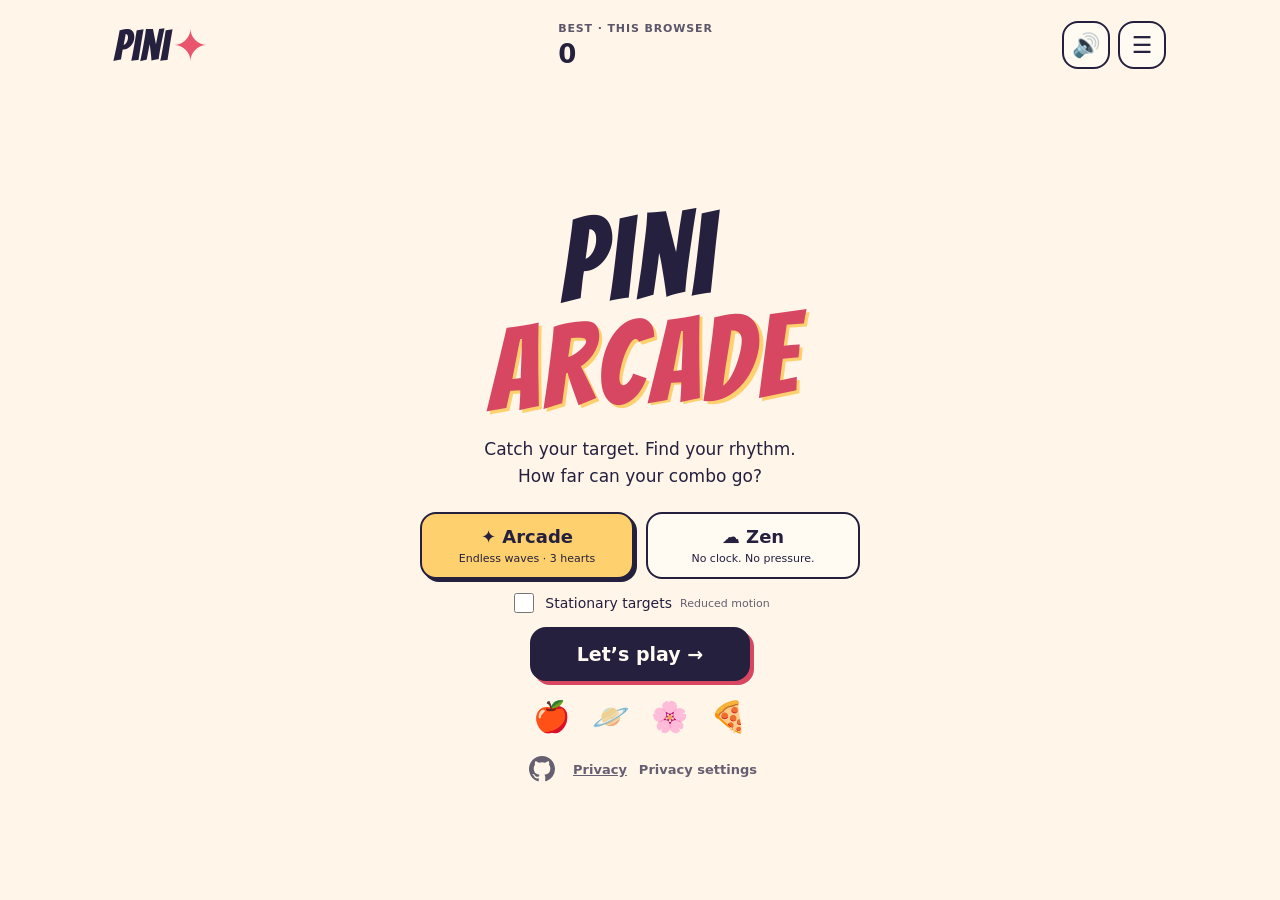
<file: index.html>
<!doctype html>
<html lang="en">
  <head>
    <meta charset="UTF-8" />
    <meta name="viewport" content="width=device-width, initial-scale=1.0" />
    <title>Pini Arcade · Free endless emoji arcade game</title>
    <meta name="description" content="Pini Arcade is a free endless emoji arcade game in your browser. Catch the right emoji, dodge decoys, build combos, trigger Fever and climb the global leaderboard." />
    <link rel="canonical" href="https://semina.be/" />
    <meta name="robots" content="index, follow" />
    <meta name="theme-color" content="#fff5e9" />
    <meta name="color-scheme" content="light" />
    <meta name="application-name" content="Pini Arcade" />
    <meta name="apple-mobile-web-app-title" content="Pini" />
    <link rel="icon" href="favicon.ico" sizes="48x48" />
    <link rel="icon" href="favicon.svg" type="image/svg+xml" />
    <link rel="icon" href="favicon-32x32.png" type="image/png" sizes="32x32" />
    <link rel="apple-touch-icon" href="apple-touch-icon.png" />
    <link rel="manifest" href="site.webmanifest" />
    <link rel="preload" href="fonts/bangers-latin.woff2" as="font" type="font/woff2" crossorigin />
    <meta property="og:type" content="website" />
    <meta property="og:site_name" content="Pini Arcade" />
    <meta property="og:locale" content="en_US" />
    <meta property="og:url" content="https://semina.be/" />
    <meta property="og:title" content="Pini Arcade · Catch, combo, go Fever!" />
    <meta property="og:description" content="Catch the right emoji, build your combo and chase the global leaderboard in an endless browser arcade game." />
    <meta property="og:image" content="https://semina.be/og-image.png" />
    <meta property="og:image:secure_url" content="https://semina.be/og-image.png" />
    <meta property="og:image:type" content="image/png" />
    <meta property="og:image:width" content="1200" />
    <meta property="og:image:height" content="630" />
    <meta property="og:image:alt" content="Pini Arcade title card: Catch your target. Find your rhythm. How far can your combo go?" />
    <meta name="twitter:card" content="summary_large_image" />
    <meta name="twitter:title" content="Pini Arcade · Catch, combo, go Fever!" />
    <meta name="twitter:description" content="Catch the right emoji, build your combo and chase the global leaderboard in an endless browser arcade game." />
    <meta name="twitter:image" content="https://semina.be/og-image.png" />
    <meta name="twitter:image:alt" content="Pini Arcade title card: Catch your target. Find your rhythm. How far can your combo go?" />
    <script type="application/ld+json">
      {
        "@context": "https://schema.org",
        "@type": "VideoGame",
        "name": "Pini Arcade",
        "url": "https://semina.be/",
        "image": "https://semina.be/og-image.png",
        "description": "Pini Arcade is a free endless emoji arcade game in your browser. Catch the right emoji, dodge decoys, build combos, trigger Fever and climb the global leaderboard.",
        "genre": "Arcade",
        "gamePlatform": "Web browser",
        "applicationCategory": "Game",
        "operatingSystem": "Any",
        "inLanguage": "en",
        "isAccessibleForFree": true,
        "offers": { "@type": "Offer", "price": "0", "priceCurrency": "EUR" },
        "codeRepository": "https://github.com/atlesque/semina-be"
      }
    </script>
    <link rel="stylesheet" href="styles/game.css" />
    <script src="https://tools.atlesque.dev/consent.js" defer></script>
  </head>
  <body class="home-screen">
    <canvas id="audio-glow" aria-hidden="true"></canvas>
    <header class="hud">
      <a class="brand" href="#" id="brand" aria-label="Pini title">Pini<span>✦</span></a>
      <div class="stat run-stat"><small>Score</small><strong id="score">0</strong></div>
      <div class="stat"><small>Best · this browser</small><strong id="best">0</strong></div>
      <div class="stat run-stat timer-stat"><small id="time-label">Time</small><strong id="timer">0:00</strong></div>
      <div class="stat hearts run-stat"><small>Lives</small><strong id="hearts" aria-label="3 hearts">♥ ♥ ♥</strong></div>
      <div class="hud-buttons">
        <button id="sound-toggle" class="icon-button" aria-label="Mute sound" aria-pressed="false">🔊</button>
        <button id="menu-button" class="icon-button" aria-label="Pause and open menu" aria-controls="game-menu" aria-expanded="false">☰</button>
      </div>
    </header>

    <main>
      <section id="title-screen" class="screen title-screen" aria-labelledby="title">
        <h1 id="title">Pini<span>Arcade</span></h1>
        <p class="intro">Catch your target. Find your rhythm.<br>How far can your combo go?</p>
        <div class="mode-picker" role="group" aria-label="Game mode">
          <button id="arcade-mode" aria-pressed="true">✦ Arcade <small>Endless waves · 3 hearts</small></button>
          <button id="zen-mode" aria-pressed="false">☁ Zen <small>No clock. No pressure.</small></button>
        </div>
        <label class="toggle"><input id="stationary" type="checkbox"> Stationary targets <span>Reduced motion</span></label>
        <button id="play" class="primary">Let’s play →</button>
        <div class="title-emojis" aria-hidden="true"><span>🍎</span><span>🪐</span><span>🌸</span><span>🍕</span></div>
        <div class="title-links">
          <a class="repo-link" href="https://github.com/atlesque/semina-be" target="_blank" rel="noopener noreferrer" aria-label="View source on GitHub (opens in a new tab)" title="View source on GitHub">
            <svg viewBox="0 0 16 16" width="26" height="26" aria-hidden="true" focusable="false"><path fill="currentColor" d="M8 0C3.58 0 0 3.58 0 8c0 3.54 2.29 6.53 5.47 7.59.4.07.55-.17.55-.38 0-.19-.01-.82-.01-1.49-2.01.37-2.53-.49-2.69-.94-.09-.23-.48-.94-.82-1.13-.28-.15-.68-.52-.01-.53.63-.01 1.08.58 1.23.82.72 1.21 1.87.87 2.33.66.07-.52.28-.87.51-1.07-1.78-.2-3.64-.89-3.64-3.95 0-.87.31-1.59.82-2.15-.08-.2-.36-1.02.08-2.12 0 0 .67-.21 2.2.82a7.6 7.6 0 0 1 4 0c1.53-1.04 2.2-.82 2.2-.82.44 1.1.16 1.92.08 2.12.51.56.82 1.27.82 2.15 0 3.07-1.87 3.75-3.65 3.95.29.25.54.73.54 1.48 0 1.07-.01 1.93-.01 2.2 0 .21.15.46.55.38A8.01 8.01 0 0 0 16 8c0-4.42-3.58-8-8-8z"/></svg>
          </a>
          <a class="privacy-link" href="privacy.html">Privacy</a>
          <button type="button" class="privacy-link" data-privacy-settings>Privacy settings</button>
        </div>
      </section>

      <section id="game-screen" hidden aria-label="Game">
        <div class="target-panel">
          <div class="wave-line"><span id="wave-label">Wave 1</span><span id="wave-goal">Goal: 0 / 8 · +500</span></div>
          <div class="target-word"><span id="target-emoji" aria-hidden="true">🍎</span><h2 id="wordmark">Applini</h2></div>
          <p id="instruction">Catch 🍎. Avoid the others.</p>
          <div class="combo-row"><strong id="combo">0 combo · ×1</strong><span id="fever-label">Fever 0 / 20</span></div>
          <progress id="fever-meter" max="20" value="0" aria-label="Fever charge"></progress>
        </div>
        <div id="playfield" aria-label="Emoji playfield"><div class="field-streaks" aria-hidden="true"></div><div class="field-aura" aria-hidden="true"></div></div>
        <div class="catch-controls" role="group" aria-label="Stationary catch controls; keyboard keys 1 to 4">
          <button data-lane="0" aria-label="Catch lane 1"><span class="lane-emoji">—</span><small>1</small></button>
          <button data-lane="1" aria-label="Catch lane 2"><span class="lane-emoji">—</span><small>2</small></button>
          <button data-lane="2" aria-label="Catch lane 3"><span class="lane-emoji">—</span><small>3</small></button>
          <button data-lane="3" aria-label="Catch lane 4"><span class="lane-emoji">—</span><small>4</small></button>
        </div>
        <div id="announcement" class="announcement" hidden></div>
        <div id="feedback" class="feedback" hidden></div>
      </section>

      <section id="results-screen" class="screen results-screen" hidden aria-labelledby="result-title">
        <div class="eyebrow" id="result-title">Nice run!</div>
        <h2 id="final-score">0</h2>
        <p id="personal-best">Personal best: 0</p>
        <figure id="trophy" class="trophy" hidden>
          <canvas id="trophy-canvas" role="img" aria-label="Trophy"></canvas>
          <figcaption id="trophy-caption"></figcaption>
        </figure>
        <form id="score-form" class="score-form" novalidate>
          <label for="player-name">Name for the leaderboard <small>Letters and digits, up to 12</small></label>
          <div class="score-form-row">
            <input id="player-name" name="name" type="text" inputmode="text" maxlength="12" pattern="[A-Za-z0-9]{1,12}" autocomplete="nickname" autocapitalize="off" spellcheck="false" required aria-describedby="score-form-error">
            <button id="submit-score" type="submit" class="secondary">Save score</button>
          </div>
          <p id="score-form-error" class="score-form-status error" role="alert"></p>
          <p class="score-form-privacy">By saving your score, you agree to the <a href="privacy.html">privacy policy</a>.</p>
        </form>
        <p id="score-form-status" class="score-form-status" role="status"></p>
        <button id="retry" class="primary">Play again →</button>
        <div id="leaderboards" class="leaderboards" aria-label="Leaderboards">
          <section aria-labelledby="local-board-title">
            <h3 id="local-board-title">This browser</h3>
            <ol id="local-board" class="board"></ol>
          </section>
          <section aria-labelledby="global-board-title">
            <h3 id="global-board-title">Global</h3>
            <ol id="global-board" class="board"></ol>
          </section>
        </div>
        <dl class="results-stats hide-when-saved">
          <div><dt>Best combo</dt><dd id="result-combo">0</dd></div>
          <div><dt>Waves completed</dt><dd id="result-waves">0</dd></div>
          <div><dt>Correct catches</dt><dd id="result-catches">0</dd></div>
          <div><dt>Mistakes</dt><dd id="result-mistakes">0</dd></div>
        </dl>
        <button id="result-home" class="secondary hide-when-saved">Back to title</button>
        <p class="record-note hide-when-saved" id="result-record-note">Records belong to this browser.</p>
      </section>
    </main>

    <dialog id="game-menu" aria-labelledby="menu-title">
      <div class="menu-card">
        <h2 id="menu-title">Take a breather</h2>
        <p id="pause-note">Gameplay is paused.</p>
        <button id="resume" class="primary">Resume →</button>
        <div class="sound-settings">
          <label class="toggle"><input id="music-enabled" type="checkbox" checked> Music</label>
          <label class="toggle"><input id="effects-enabled" type="checkbox" checked> Sound effects</label>
        </div>
        <div id="audio-player">
          <audio id="background-music" src="audio/pini-arcade-theme.mp3" preload="none" loop controls aria-label="Background music"></audio>
          <p class="eyebrow">Pick your soundtrack</p>
          <div id="playlist-menu" aria-label="Playlist"></div>
        </div>
        <button id="restart" class="secondary">Restart run</button>
        <button id="return-title" class="secondary">Title &amp; mode selection</button>
      </div>
    </dialog>
    <div id="damage-flash" class="damage-flash" aria-hidden="true"></div>
    <div id="live-events" class="sr-only" role="status" aria-live="polite" aria-atomic="true"></div>
    <script src="scripts/words.js"></script>
    <script src="scripts/game-engine.js"></script>
    <script src="scripts/leaderboard.js"></script>
    <script src="scripts/fingerprint.js"></script>
    <script src="scripts/trophy.js"></script>
    <script src="scripts/audio-visualizer.js"></script>
    <script src="scripts/audio-player.js"></script>
    <script src="scripts/game.js"></script>
  </body>
</html>
</file>
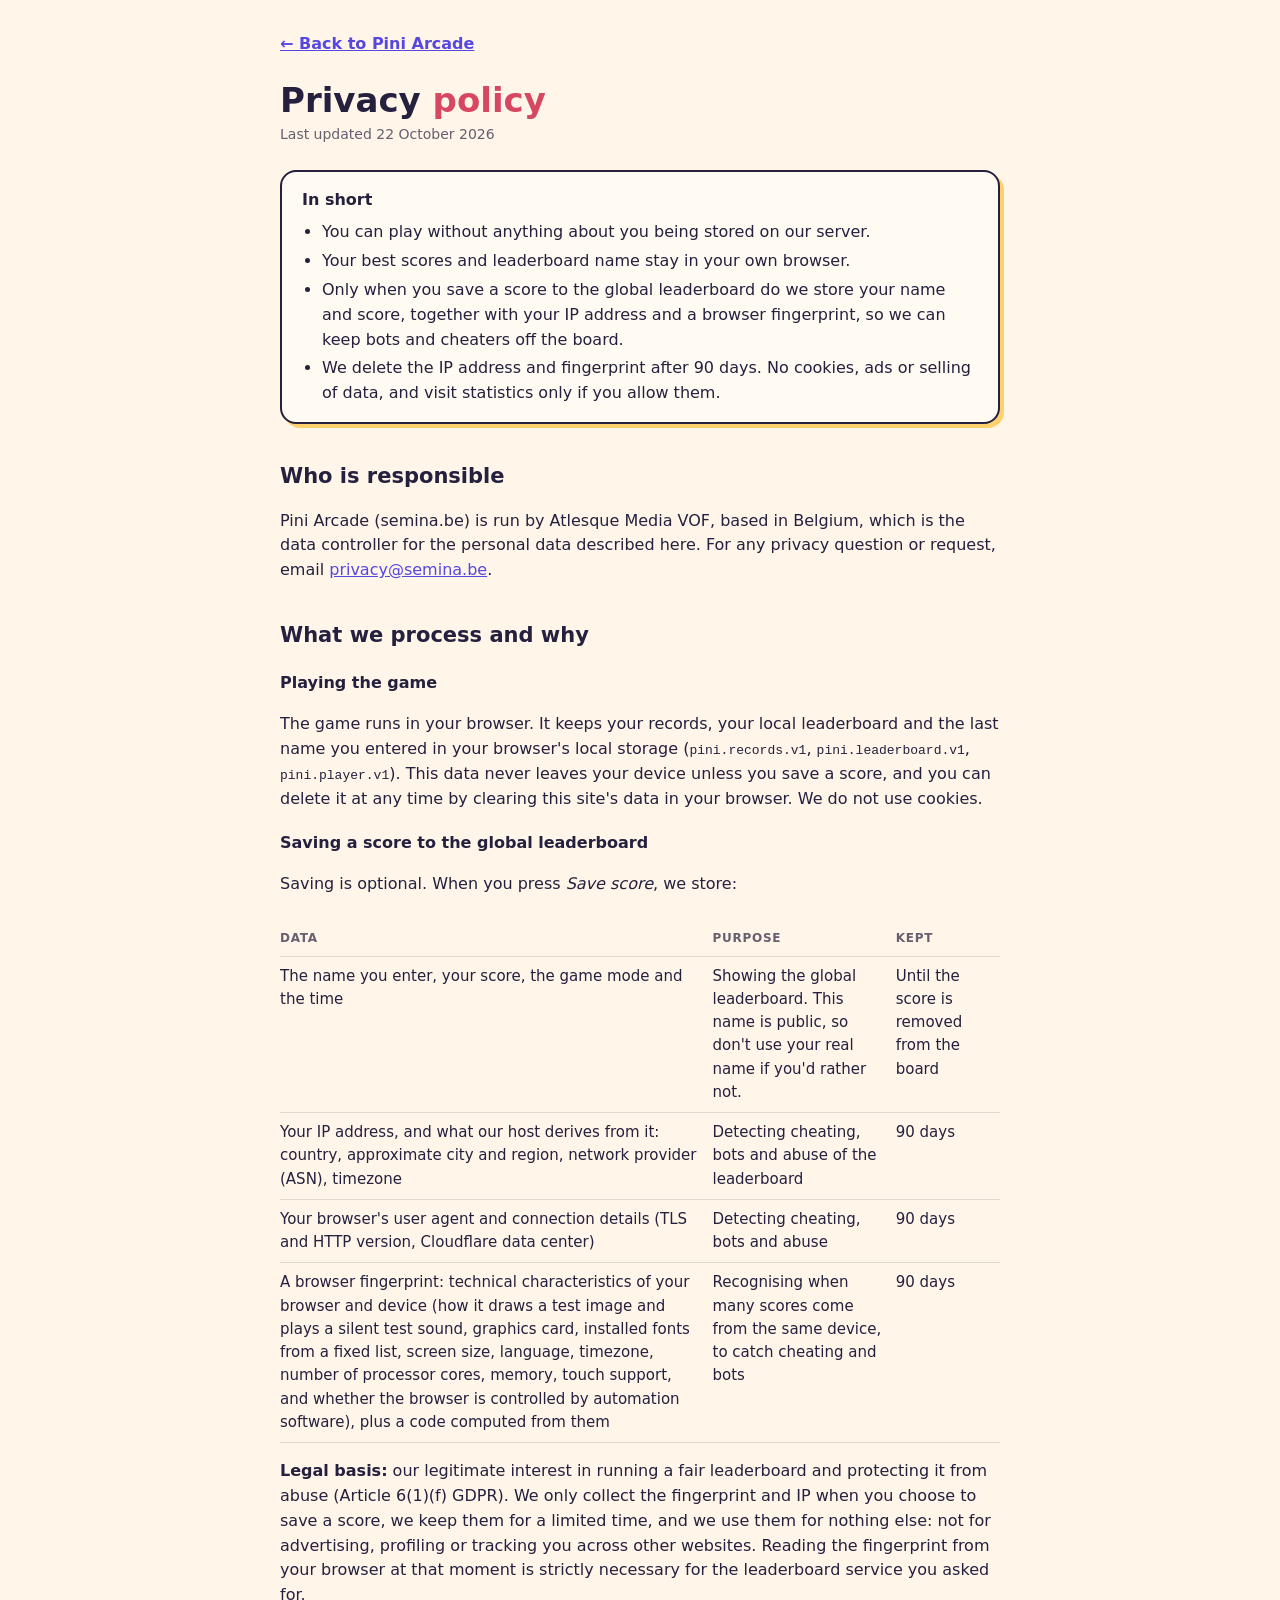
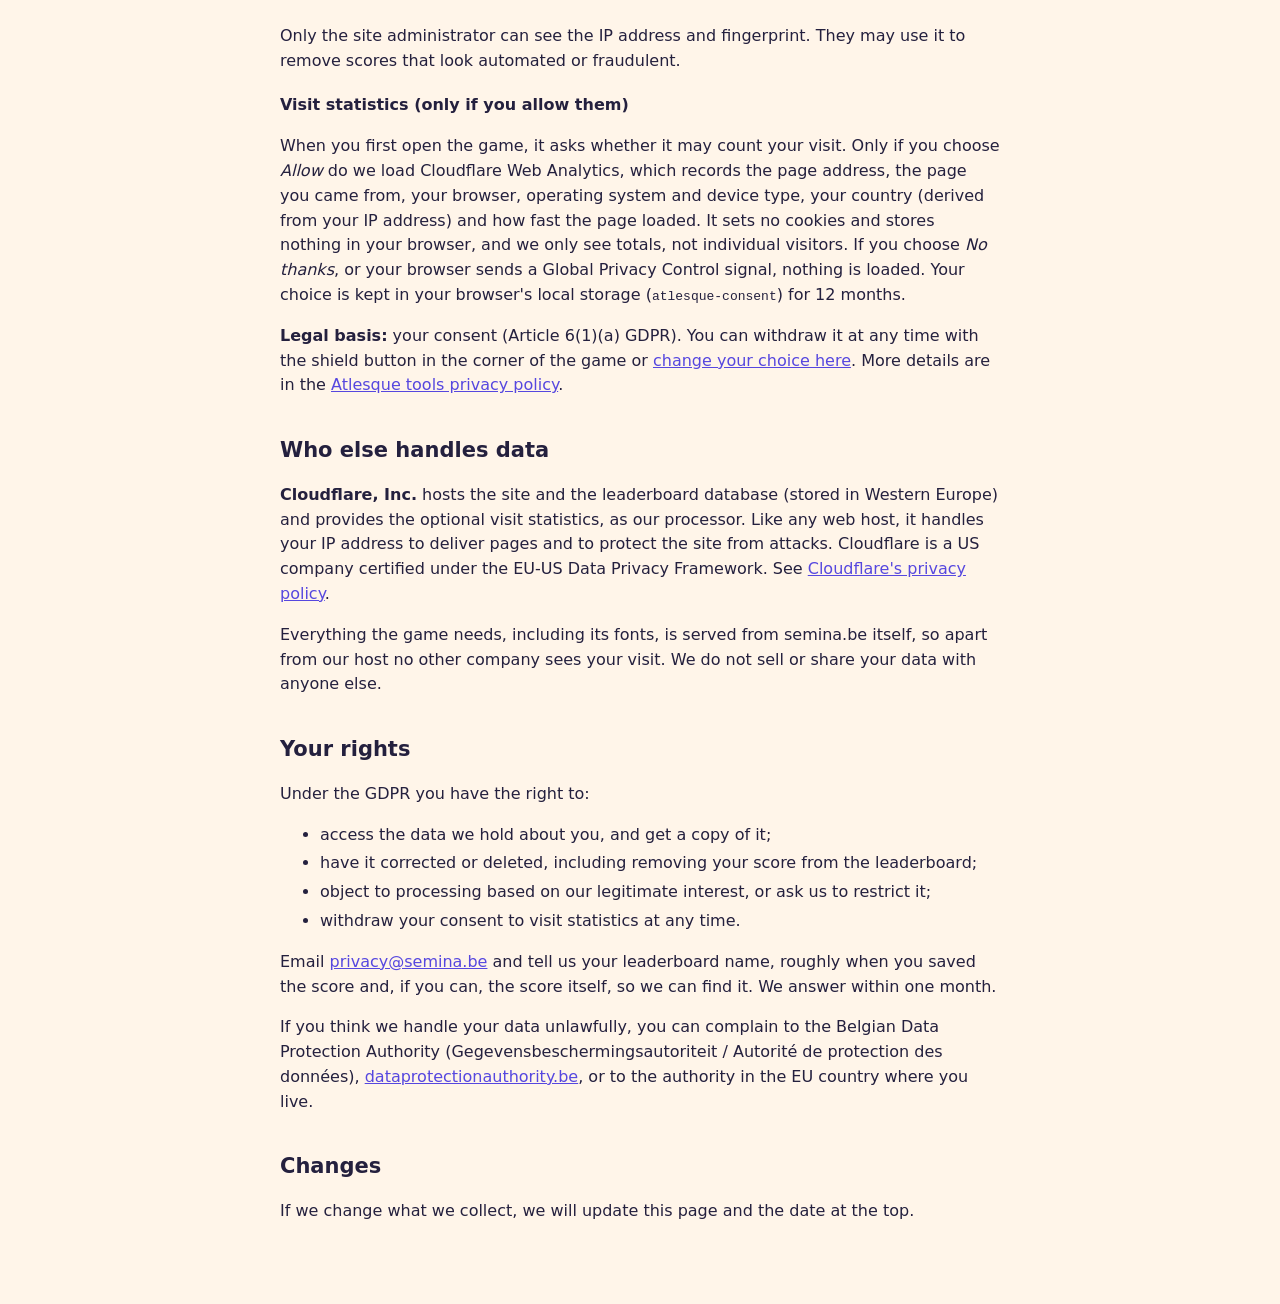
<file: privacy.html>
<!doctype html>
<html lang="en">
  <head>
    <meta charset="UTF-8" />
    <meta name="viewport" content="width=device-width, initial-scale=1.0" />
    <title>Privacy policy · Pini Arcade</title>
    <meta name="description" content="What Pini Arcade stores about you, why, for how long, and how to exercise your rights under the GDPR." />
    <link rel="canonical" href="https://semina.be/privacy.html" />
    <meta name="theme-color" content="#fff5e9" />
    <meta name="color-scheme" content="light" />
    <link rel="icon" href="favicon.ico" sizes="48x48" />
    <link rel="icon" href="favicon.svg" type="image/svg+xml" />
    <style>
      * { box-sizing: border-box; }
      :root { font-family: system-ui, sans-serif; color: #24203e; background: #fff5e9; line-height: 1.55; }
      body { margin: 0; padding: 32px 16px 64px; }
      main { max-width: 720px; margin: auto; }
      a { color: #5647df; }
      a:focus-visible { outline: 3px solid #5647df; outline-offset: 3px; }
      .back { display: inline-block; margin-bottom: 24px; font-weight: 700; }
      h1 { font-size: 34px; line-height: 1.15; margin: 0 0 4px; }
      h1 span { color: #d74761; }
      .updated { margin: 0 0 24px; opacity: .7; font-size: 14px; }
      h2 { font-size: 21px; margin: 36px 0 8px; }
      h3 { font-size: 16px; margin: 20px 0 4px; }
      .summary { background: #fffaf2; border: 2px solid #24203e; border-radius: 16px; padding: 16px 20px; box-shadow: 4px 4px #ffd06e; }
      .summary ul { margin: 8px 0 0; padding-left: 20px; }
      table { width: 100%; border-collapse: collapse; font-size: 15px; margin-top: 8px; }
      th, td { text-align: left; vertical-align: top; padding: 8px 8px 8px 0; border-bottom: 1px solid #24203e22; }
      th { font-size: 12px; text-transform: uppercase; letter-spacing: .06em; opacity: .7; }
      .scroll { overflow-x: auto; }
      li + li { margin-top: 4px; }
    </style>
    <script src="https://tools.atlesque.dev/consent.js" defer></script>
  </head>
  <body>
    <main>
      <a class="back" href="/">← Back to Pini Arcade</a>
      <h1>Privacy <span>policy</span></h1>
      <p class="updated">Last updated 22 October 2026</p>

      <div class="summary">
        <strong>In short</strong>
        <ul>
          <li>You can play without anything about you being stored on our server.</li>
          <li>Your best scores and leaderboard name stay in your own browser.</li>
          <li>Only when you save a score to the global leaderboard do we store your name and score, together with your IP address and a browser fingerprint, so we can keep bots and cheaters off the board.</li>
          <li>We delete the IP address and fingerprint after 90 days. No cookies, ads or selling of data, and visit statistics only if you allow them.</li>
        </ul>
      </div>

      <h2>Who is responsible</h2>
      <p>
        Pini Arcade (semina.be) is run by Atlesque Media VOF, based in Belgium, which is the data controller
        for the personal data described here. For any privacy question or request, email
        <a href="mailto:privacy@semina.be">privacy@semina.be</a>.
      </p>

      <h2>What we process and why</h2>

      <h3>Playing the game</h3>
      <p>
        The game runs in your browser. It keeps your records, your local leaderboard and the last name you
        entered in your browser's local storage (<code>pini.records.v1</code>, <code>pini.leaderboard.v1</code>,
        <code>pini.player.v1</code>). This data never leaves your device unless you save a score, and you can
        delete it at any time by clearing this site's data in your browser. We do not use cookies.
      </p>

      <h3>Saving a score to the global leaderboard</h3>
      <p>Saving is optional. When you press <em>Save score</em>, we store:</p>
      <div class="scroll">
        <table>
          <thead><tr><th>Data</th><th>Purpose</th><th>Kept</th></tr></thead>
          <tbody>
            <tr><td>The name you enter, your score, the game mode and the time</td><td>Showing the global leaderboard. This name is public, so don't use your real name if you'd rather not.</td><td>Until the score is removed from the board</td></tr>
            <tr><td>Your IP address, and what our host derives from it: country, approximate city and region, network provider (ASN), timezone</td><td>Detecting cheating, bots and abuse of the leaderboard</td><td>90 days</td></tr>
            <tr><td>Your browser's user agent and connection details (TLS and HTTP version, Cloudflare data center)</td><td>Detecting cheating, bots and abuse</td><td>90 days</td></tr>
            <tr><td>A browser fingerprint: technical characteristics of your browser and device (how it draws a test image and plays a silent test sound, graphics card, installed fonts from a fixed list, screen size, language, timezone, number of processor cores, memory, touch support, and whether the browser is controlled by automation software), plus a code computed from them</td><td>Recognising when many scores come from the same device, to catch cheating and bots</td><td>90 days</td></tr>
          </tbody>
        </table>
      </div>
      <p>
        <strong>Legal basis:</strong> our legitimate interest in running a fair leaderboard and protecting it
        from abuse (Article 6(1)(f) GDPR). We only collect the fingerprint and IP when you choose to save a
        score, we keep them for a limited time, and we use them for nothing else: not for advertising,
        profiling or tracking you across other websites. Reading the fingerprint from your browser at that
        moment is strictly necessary for the leaderboard service you asked for.
      </p>
      <p>
        Only the site administrator can see the IP address and fingerprint. They may use it to remove scores
        that look automated or fraudulent.
      </p>

      <h3>Visit statistics (only if you allow them)</h3>
      <p>
        When you first open the game, it asks whether it may count your visit. Only if you choose <em>Allow</em> do we
        load Cloudflare Web Analytics, which records the page address, the page you came from, your browser,
        operating system and device type, your country (derived from your IP address) and how fast the page loaded.
        It sets no cookies and stores nothing in your browser, and we only see totals, not individual visitors. If you
        choose <em>No thanks</em>, or your browser sends a Global Privacy Control signal, nothing is loaded. Your choice
        is kept in your browser's local storage (<code>atlesque-consent</code>) for 12 months.
      </p>
      <p>
        <strong>Legal basis:</strong> your consent (Article 6(1)(a) GDPR). You can withdraw it at any time with the
        shield button in the corner of the game or <a href="#" data-privacy-settings>change your choice here</a>.
        More details are in the <a href="https://tools.atlesque.dev/privacy">Atlesque tools privacy policy</a>.
      </p>

      <h2>Who else handles data</h2>
      <p>
        <strong>Cloudflare, Inc.</strong> hosts the site and the leaderboard database (stored in Western
        Europe) and provides the optional visit statistics, as our processor. Like any web host, it handles your IP address to deliver pages and to
        protect the site from attacks. Cloudflare is a US company certified under the EU-US Data Privacy
        Framework. See <a href="https://www.cloudflare.com/privacypolicy/" rel="noopener noreferrer">Cloudflare's privacy policy</a>.
      </p>
      <p>
        Everything the game needs, including its fonts, is served from semina.be itself, so apart from our
        host no other company sees your visit. We do not sell or share your data with anyone else.
      </p>

      <h2>Your rights</h2>
      <p>Under the GDPR you have the right to:</p>
      <ul>
        <li>access the data we hold about you, and get a copy of it;</li>
        <li>have it corrected or deleted, including removing your score from the leaderboard;</li>
        <li>object to processing based on our legitimate interest, or ask us to restrict it;</li>
        <li>withdraw your consent to visit statistics at any time.</li>
      </ul>
      <p>
        Email <a href="mailto:privacy@semina.be">privacy@semina.be</a> and tell us your leaderboard name, roughly
        when you saved the score and, if you can, the score itself, so we can find it. We answer within one
        month.
      </p>
      <p>
        If you think we handle your data unlawfully, you can complain to the Belgian Data Protection
        Authority (Gegevensbeschermingsautoriteit / Autorité de protection des données),
        <a href="https://www.dataprotectionauthority.be" rel="noopener noreferrer">dataprotectionauthority.be</a>,
        or to the authority in the EU country where you live.
      </p>

      <h2>Changes</h2>
      <p>If we change what we collect, we will update this page and the date at the top.</p>
    </main>
  </body>
</html>
</file>
<file: styles/game.css>
/* Bangers (SIL Open Font License, fonts/OFL.txt), self-hosted so no request goes to Google. */
@font-face {
  font-family: 'Bangers';
  font-style: normal;
  font-weight: 400;
  font-display: swap;
  src: url(../fonts/bangers-latin-ext.woff2) format('woff2');
  unicode-range: U+0100-02BA, U+02BD-02C5, U+02C7-02CC, U+02CE-02D7, U+02DD-02FF, U+0304, U+0308, U+0329, U+1D00-1DBF, U+1E00-1E9F, U+1EF2-1EFF, U+2020, U+20A0-20AB, U+20AD-20C4, U+2113, U+2C60-2C7F, U+A720-A7FF;
}
@font-face {
  font-family: 'Bangers';
  font-style: normal;
  font-weight: 400;
  font-display: swap;
  src: url(../fonts/bangers-latin.woff2) format('woff2');
  unicode-range: U+0000-00FF, U+0131, U+0152-0153, U+02BB-02BC, U+02C6, U+02DA, U+02DC, U+0304, U+0308, U+0329, U+2000-206F, U+20AC, U+2122, U+2191, U+2193, U+2212, U+2215, U+FEFF, U+FFFD;
}
* { box-sizing: border-box; }
:root { color-scheme: light; font-family: system-ui, sans-serif; color: #24203e; background: #fff5e9; }
body { margin: 0; height: 100dvh; min-height: 480px; overflow: hidden; background: #fff5e9; isolation: isolate; }
/* Wave colour changes fade this layer out over the new colour: opacity runs on the compositor,
   where a background-color transition repainted the whole page each frame. */
body::before { content: ''; position: fixed; inset: 0; z-index: -1; background: var(--page-from); opacity: 0; pointer-events: none; }
body.page-fade::before { animation: page-fade .5s ease forwards; }
@keyframes page-fade { from { opacity: 1; } to { opacity: 0; } }
button, input { font: inherit; }
button, a, input { -webkit-tap-highlight-color: transparent; }
button { min-height: 48px; cursor: pointer; border: 2px solid #24203e; border-radius: 16px; color: inherit; background: #fffaf2; font-weight: 750; touch-action: manipulation; }
button:not(.game-object):hover { background: #ffe4b6; }
button:focus-visible, a:focus-visible, input:focus-visible { outline: 3px solid #5647df; outline-offset: 4px; }
[hidden] { display: none !important; }
#audio-glow { position: fixed; inset: 0; width: 100%; height: 100%; pointer-events: none; opacity: .2; }
.hud { position: relative; z-index: 2; height: 90px; max-width: 1100px; margin: auto; display: flex; align-items: center; justify-content: space-between; gap: 16px; padding: max(12px, env(safe-area-inset-top)) 24px 12px; }
.brand { font: 44px 'Bangers', Impact, sans-serif; color: inherit; text-decoration: none; }
.brand span { color: #e8556c; padding-left: 3px; }
.stat small { display: block; font-size: 11px; font-weight: 750; text-transform: uppercase; letter-spacing: .08em; opacity: .75; }
.home-screen .run-stat { display: none; }
.results-open .timer-stat { display: none; }
.stat strong { display: block; margin-top: 4px; font-size: 26px; font-variant-numeric: tabular-nums; }
.hearts strong { color: #ca3255; font-size: 22px; }
.icon-button { width: 48px; flex-shrink: 0; font-size: 23px; }
.hud-buttons { display: flex; gap: 8px; flex-shrink: 0; }
main { position: relative; height: calc(100% - 90px); }
.screen { position: absolute; inset: 0; display: flex; align-items: center; justify-content: safe center; flex-direction: column; padding: 12px 24px 28px; text-align: center; overflow: auto; }
.screen > * { flex-shrink: 0; }
.eyebrow { font-size: 12px; text-transform: uppercase; letter-spacing: .18em; font-weight: 800; }
.title-screen h1 { font: clamp(64px, 13vh, 120px)/.9 'Bangers', Impact, sans-serif; letter-spacing: .025em; margin: 20px 0; transform: rotate(-3deg); }
.title-screen h1 span { display: block; color: #d74761; text-shadow: 3px 3px #ffd06e; }
.intro { font-size: 17px; line-height: 1.6; margin: 0 0 22px; }
.mode-picker { display: flex; gap: 12px; width: min(100%, 440px); }
.mode-picker button { flex: 1; padding: 12px 6px; font-size: 18px; }
.mode-picker small { display: block; font-size: 11px; margin-top: 5px; font-weight: 500; }
.mode-picker [aria-pressed=true] { background: #ffd06e; box-shadow: 3px 3px #24203e; }
.toggle { display: flex; align-items: center; justify-content: center; gap: 8px; min-height: 48px; font-size: 14px; cursor: pointer; }
.toggle input { accent-color: #5647df; width: 20px; height: 20px; }
.toggle span { font-size: 11px; opacity: .7; }
.primary { padding: 14px 28px; background: #24203e; color: #fffaf2; font-size: 19px; box-shadow: 4px 4px #d74761; min-width: 220px; }
.primary:hover { background: #443766; }
.secondary { padding: 10px 18px; background: transparent; }
.hint { font-size: 12px; line-height: 1.7; max-width: 430px; margin: 20px 0 10px; }
.record-note { max-width: 420px; font-size: 11px; line-height: 1.6; opacity: .7; }
.title-emojis { display: flex; justify-content: center; gap: 22px; margin-top: 18px; font-size: 30px; }
.repo-link { display: inline-flex; margin-top: 16px; padding: 6px; border-radius: 50%; color: inherit; opacity: .7; transition: opacity .15s, transform .15s; }
.repo-link:hover, .repo-link:focus-visible { opacity: 1; transform: scale(1.1); }
.title-links { display: flex; align-items: center; gap: 12px; margin-top: 16px; }
.title-links .repo-link { margin-top: 0; }
.privacy-link { color: inherit; font-size: 13px; font-weight: 700; opacity: .7; }
.privacy-link:hover, .privacy-link:focus-visible { opacity: 1; }
button.privacy-link, button.privacy-link:not(.game-object):hover { min-height: 0; padding: 0; border: 0; border-radius: 0; background: none; }
#game-screen { height: 100%; max-width: 850px; margin: auto; position: relative; display: flex; flex-direction: column; }
.target-panel { z-index: 1; padding: 8px 24px 14px; text-align: center; flex-shrink: 0; }
.wave-line, .combo-row { display: flex; justify-content: space-between; align-items: center; gap: 8px; font-size: 12px; }
.wave-line { text-transform: uppercase; font-size: 11px; letter-spacing: .06em; font-weight: 700; }
#wordmark { font: clamp(28px, 6vw, 62px)/1 'Bangers', Impact, sans-serif; margin: 10px 0 6px; letter-spacing: .03em; overflow-wrap: anywhere; }
.target-word { display: flex; gap: 12px; align-items: center; justify-content: center; }
#target-emoji { font-size: 38px; flex-shrink: 0; }
.target-word h2 { min-width: 0; }
#instruction { font-size: 17px; margin: 0 0 14px; font-weight: 700; }
#combo { transition: color .2s; }
#combo.hot { color: #a32251; }
#fever-meter { display: block; width: 100%; height: 10px; margin-top: 8px; border: 0; border-radius: 10px; overflow: hidden; accent-color: #ae366f; }
progress::-webkit-progress-bar { background: #24203e20; }
progress::-webkit-progress-value { background: #ae366f; border-radius: 10px; }
progress::-moz-progress-bar { background: #ae366f; }
#playfield { position: relative; flex: 1; min-height: 100px; margin: 0 16px; overflow: hidden; border: 2px solid #24203e22; border-radius: 24px; background: #ffffff38; }
#playfield::before { content: ''; position: absolute; inset: 0; background: repeating-linear-gradient(90deg, transparent 0, transparent calc(25% - 1px), #24203e0c calc(25% - 1px), #24203e0c 25%); pointer-events: none; }
.game-object { position: absolute; top: 0; z-index: 2; width: 58px; height: 58px; font-size: 32px; padding: 0; border-radius: 50%; background: #fffaf2e8; border-color: #24203e44; box-shadow: 0 3px 0 #24203e18; transform: translateX(-50%); will-change: transform; animation: spawn .3s cubic-bezier(.3, 1.6, .5, 1) both; transition: border-color .15s, box-shadow .15s; }
.game-object.in-zone { border-color: #24203e; box-shadow: 0 0 0 4px #ffd06e99, 0 3px 0 #24203e30; }
.game-object:not(.in-zone) { cursor: default; }
.game-object.bomb { border: 3px dashed #a52341; background: #ffe0e4; }
.game-object.bomb::after { content: 'Avoid'; position: absolute; bottom: -3px; left: 0; width: 100%; font: 9px system-ui; font-weight: 800; color: #a52341; }
.fever .game-object.target { border-color: #b22d6e; box-shadow: 0 0 0 4px #ffd06e, 0 4px 0 #b22d6e; }
.fever #wordmark { color: #a32251; text-shadow: 2px 2px #ffd06e; }
.catch-controls { display: flex; gap: 12px; padding: 12px 16px max(16px, env(safe-area-inset-bottom)); flex-shrink: 0; }
.catch-controls button { flex: 1 1 0; min-width: 0; display: flex; align-items: center; justify-content: center; gap: 10px; height: 58px; background: #fffaf2cc; }
.lane-emoji { font-size: 27px; }
/* Lane buttons reach an emoji once its bottom edge enters this strip. */
#playfield::after { content: ''; position: absolute; inset: auto 0 0; height: 74px; border-top: 2px dashed #24203e2e; background: linear-gradient(transparent, #ffd06e40); pointer-events: none; }
body.stationary #playfield::after { display: none; }
.catch-controls small { font-size: 12px; border: 1px solid #24203e55; border-radius: 5px; padding: 1px 5px; }
.announcement { position: absolute; inset: 0; z-index: 4; display: flex; flex-direction: column; align-items: center; justify-content: center; text-align: center; background: #fff5e9ec; font: 40px 'Bangers', Impact, sans-serif; padding: 24px; border-radius: 24px; }
.announcement small { font: 16px/1.7 system-ui; display: block; margin-top: 14px; }
.announcement button { margin-top: 20px; }
.feedback { position: absolute; z-index: 3; top: 40%; left: 50%; transform: translateX(-50%); pointer-events: none; white-space: nowrap; background: #24203e; color: #fffaf2; border-radius: 12px; padding: 10px 16px; font-weight: 800; }
.points { position: absolute; z-index: 5; color: #742b69; font-weight: 900; font-size: 20px; pointer-events: none; transform: translate(-50%, -50%); white-space: nowrap; animation: points-rise .75s ease-out forwards; }
.particle { position: absolute; z-index: 4; pointer-events: none; font-size: 18px; transform: translate(-50%, -50%); animation: burst .65s cubic-bezier(.2, .7, .4, 1) forwards; }
.pulse { animation: pulse .35s ease-out; }
@keyframes pulse { 50% { transform: scale(1.07); } }
body.paused *, body.paused *::before, body.paused *::after { animation-play-state: paused !important; }
body.paused #audio-glow { visibility: hidden; }
/* Overlays and toasts animate in while the simulation is held. */
body.paused .announcement.enter, body.paused .announcement.enter > *, body.paused #wordmark.enter, body.paused .feedback.pop,
body.paused .results-screen h2, body.paused .trophy { animation-play-state: running !important; }
.results-screen h2 { font: clamp(70px, 15vw, 120px) 'Bangers', Impact, sans-serif; margin: 10px 0; }
.results-screen > p { margin: 0 0 24px; }
.results-stats { width: min(100%, 400px); display: grid; grid-template-columns: 1fr 1fr; gap: 24px; margin: 32px 0; }
.results-stats dt { font-size: 12px; opacity: .7; }
.results-stats dd { font-size: 26px; font-weight: 800; margin: 6px 0 0; }
.results-screen .record-note { margin-top: 18px; }
.score-form { width: min(100%, 400px); margin: 0 0 20px; text-align: left; }
.score-form label { display: block; font-size: 13px; font-weight: 750; margin-bottom: 6px; }
.score-form label small { font-weight: 500; opacity: .7; }
.score-form-row { display: flex; gap: 8px; }
.score-form input { flex: 1; min-width: 0; min-height: 48px; padding: 0 14px; border: 2px solid #24203e; border-radius: 16px; background: #fffaf2; color: inherit; font-size: 18px; font-weight: 700; }
.score-form-status { margin: 6px 0 0; font-size: 13px; }
.score-form-privacy { margin: 8px 0 0; font-size: 11px; line-height: 1.5; opacity: .75; }
.score-form-privacy a { color: inherit; font-weight: 700; }
.score-form-status:empty { display: none; }
.results-screen > .score-form-status { margin: 0 0 20px; font-weight: 700; }
.results-screen.saved .hide-when-saved { display: none; }
/* Global top three: a turning 3D trophy drawn by scripts/trophy.js. */
.trophy { --glow: #ffd06e; position: relative; margin: -8px 0 16px; display: flex; flex-direction: column; align-items: center; }
.trophy.silver { --glow: #cfd6e6; }
.trophy.bronze { --glow: #e9a46a; }
.trophy::before { content: ''; position: absolute; top: 4%; left: 50%; width: 92%; aspect-ratio: 1; transform: translateX(-50%); border-radius: 50%; background: radial-gradient(closest-side, var(--glow), transparent); opacity: .75; pointer-events: none; }
.trophy canvas { position: relative; width: clamp(130px, 34vw, 180px); aspect-ratio: 9 / 10; }
.trophy figcaption { position: relative; margin-top: 4px; font: 22px 'Bangers', Impact, sans-serif; letter-spacing: .04em; }
.trophy:not([hidden]) { animation: word-in .6s cubic-bezier(.2, 1.5, .5, 1); }
.trophy.flat canvas { display: none; }
.trophy.flat figcaption::before { content: '🏆 '; }
.score-form-status.error { color: #a52341; font-weight: 700; }
.leaderboards { width: min(100%, 520px); display: grid; grid-template-columns: 1fr 1fr; gap: 16px; margin-top: 28px; text-align: left; }
.leaderboards h3 { margin: 0 0 8px; font-size: 12px; text-transform: uppercase; letter-spacing: .12em; }
.board { margin: 0; padding: 8px 10px; list-style: none; counter-reset: rank; border: 2px solid #24203e22; border-radius: 16px; background: #ffffff60; font-size: 14px; font-variant-numeric: tabular-nums; }
.board li { display: flex; align-items: baseline; gap: 6px; padding: 3px 0; counter-increment: rank; }
.board li::before { content: counter(rank) "."; min-width: 2.2ch; text-align: right; opacity: .7; }
.board li span { flex: 1; min-width: 0; overflow-wrap: anywhere; }
.board .mine { color: #a32251; font-weight: 800; }
.board .board-empty { opacity: .7; font-size: 13px; }
.board .board-empty::before { content: none; }
dialog { border: 2px solid #24203e; border-radius: 24px; color: #24203e; background: #fff5e9; width: min(420px, calc(100% - 32px)); max-height: calc(100dvh - 32px); padding: 24px; }
dialog::backdrop { background: #24203e80; backdrop-filter: blur(5px); }
.menu-card { display: flex; flex-direction: column; gap: 14px; text-align: center; }
.menu-card h2 { font: 36px 'Bangers', Impact, sans-serif; margin: 0; }
.menu-card p { margin: 0; font-size: 12px; }
.sound-settings { display: flex; justify-content: space-around; }
audio { width: 100%; height: 40px; margin-bottom: 14px; }
#playlist-menu { display: flex; flex-wrap: wrap; gap: 8px; margin-top: 10px; }
#playlist-menu button { flex: 1 1 140px; font-size: 12px; padding: 8px; }
#playlist-menu [aria-current=true] { background: #ffd06e; }
.sr-only { position: absolute; width: 1px; height: 1px; padding: 0; margin: -1px; overflow: hidden; clip-path: inset(50%); white-space: nowrap; border: 0; }
@media (max-width: 600px) {
  .hud { height: 82px; gap: 8px; padding: max(10px, env(safe-area-inset-top)) 12px 8px; }
  .brand { font-size: 30px; }
  .brand span { display: none; }
  .stat small { font-size: 8px; letter-spacing: 0; }
  .stat strong { font-size: 20px; }
  .hearts strong { font-size: 14px; white-space: nowrap; }
  main { height: calc(100% - 82px); }
  .target-panel { padding: 8px 16px 12px; }
  .catch-controls { gap: 8px; }
  .catch-controls button { gap: 5px; }
  .title-screen h1 { margin: 16px 0; }
  .intro { font-size: 14px; margin-bottom: 16px; }
  .title-emojis { display: none; }
  .hint { margin-top: 16px; }
  .leaderboards { gap: 8px; }
  .board { padding: 6px; font-size: 12px; }
  .board li { gap: 4px; }
}
@media (max-height: 650px) {
  .title-screen { justify-content: flex-start; }
  .title-screen h1 { font-size: 60px; margin: 12px 0; }
  .intro { margin-bottom: 12px; }
  .title-emojis { display: none; }
  #wordmark { font-size: 28px; margin: 6px 0; }
  #instruction { font-size: 14px; margin-bottom: 8px; }
  .results-screen { justify-content: flex-start; }
}
@media (prefers-reduced-motion: reduce) {
  *, *::before, *::after { animation: none !important; transition: none !important; }
  #audio-glow { display: none; }
}
@media (max-height: 480px) {
  body { min-height: 0; }
  .hud { height: 64px; padding-block: 8px; }
  main { height: calc(100% - 64px); }
  .target-panel { padding-block: 2px 6px; }
  #wordmark { font-size: 26px; margin: 3px 0; }
  #target-emoji { font-size: 26px; }
  #instruction { margin-bottom: 4px; }
  #playfield { min-height: 64px; }
  .catch-controls { padding-block: 6px; }
  .catch-controls button { height: 48px; }
}
body.stationary #audio-glow { display: none; }
body.stationary .pulse { animation: none; }

/* ---- Motion and feedback layer. Transform and opacity only, so it stays cheap on phones. ---- */
.points.x2 { color: #5647df; font-size: 22px; }
.points.x3 { color: #c2410c; font-size: 25px; }
.points.x4 { color: #b22d6e; font-size: 28px; text-shadow: 2px 2px #ffd06e; }
.points.fever { color: #b22d6e; font-size: 30px; text-shadow: 2px 2px #ffd06e, -1px -1px #fffaf2; }
@keyframes points-rise {
  0% { opacity: 0; transform: translate(-50%, -50%) scale(.5); }
  18% { opacity: 1; transform: translate(-50%, -60%) scale(1.25); }
  35% { transform: translate(-50%, -75%) scale(1); }
  100% { opacity: 0; transform: translate(-50%, -190%) scale(.95); }
}
@keyframes burst {
  0% { opacity: 1; transform: translate(-50%, -50%) scale(.4); }
  45% { opacity: 1; transform: translate(calc(-50% + var(--dx) * .8), calc(-50% + var(--dy) * .8)) scale(1.1) rotate(calc(var(--rot) * .6)); }
  100% { opacity: 0; transform: translate(calc(-50% + var(--dx)), calc(-50% + var(--dy) + 28px)) scale(.7) rotate(var(--rot)); }
}
.catch-ring { position: absolute; z-index: 3; width: 58px; height: 58px; border: 3px solid #ffd06e; border-radius: 50%; pointer-events: none; transform: translate(-50%, -50%) scale(.7); animation: ring .45s ease-out forwards; }
.fever .catch-ring { border-color: #e8556c; }
@keyframes ring { to { opacity: 0; transform: translate(-50%, -50%) scale(2); } }
@keyframes spawn { from { scale: .2; opacity: 0; } to { scale: 1; opacity: 1; } }

/* Lane streaks drift faster each wave to sell the rising pace. */
#playfield { --tempo: 2.4s; --intensity: .25; }
.field-streaks { position: absolute; inset: -160px 0 0; pointer-events: none; opacity: var(--intensity); transition: opacity .6s;
  background:
    linear-gradient(transparent 0 70%, #24203e1f 70%) 12.5% 0 / 2px 160px repeat-y,
    linear-gradient(transparent 0 70%, #24203e1f 70%) 37.5% 60px / 2px 160px repeat-y,
    linear-gradient(transparent 0 70%, #24203e1f 70%) 62.5% 20px / 2px 160px repeat-y,
    linear-gradient(transparent 0 70%, #24203e1f 70%) 87.5% 100px / 2px 160px repeat-y;
  animation: streaks var(--tempo) linear infinite; will-change: transform; }
@keyframes streaks { to { transform: translateY(160px); } }
.fever .field-streaks { opacity: .75; animation-duration: calc(var(--tempo) * .55);
  background:
    linear-gradient(transparent 0 60%, #e8556c40 60%) 12.5% 0 / 3px 160px repeat-y,
    linear-gradient(transparent 0 60%, #e8556c40 60%) 37.5% 60px / 3px 160px repeat-y,
    linear-gradient(transparent 0 60%, #e8556c40 60%) 62.5% 20px / 3px 160px repeat-y,
    linear-gradient(transparent 0 60%, #e8556c40 60%) 87.5% 100px / 3px 160px repeat-y; }
.field-aura { position: absolute; inset: 0; border-radius: 22px; pointer-events: none; opacity: 0; box-shadow: inset 0 0 0 3px #ffd06e, inset 0 0 46px #e8556c55; transition: opacity .4s; }
.fever .field-aura { animation: aura .9s ease-in-out infinite alternate; }
@keyframes aura { from { opacity: .35; } to { opacity: 1; } }
.fever #playfield { background: #fff3f6aa; }
body.stationary .field-streaks { display: none; }

/* Hits and misses */
.damage-flash { position: fixed; inset: 0; z-index: 6; pointer-events: none; opacity: 0; background: radial-gradient(ellipse at center, transparent 55%, #e8556c70 100%); }
.damage-flash.on { animation: flash .5s ease-out; }
@keyframes flash { from { opacity: 1; } to { opacity: 0; } }
#game-screen.shake { animation: shake .32s cubic-bezier(.36, .07, .19, .97); }
@keyframes shake {
  20% { transform: translate3d(-6px, 2px, 0); }
  40% { transform: translate3d(5px, -2px, 0); }
  60% { transform: translate3d(-3px, 1px, 0); }
  80% { transform: translate3d(2px, 0, 0); }
}
#combo { display: inline-block; }
#combo.bump, #score.bump { animation: bump .22s ease-out; }
@keyframes bump { 40% { transform: scale(1.18); } }
#combo.dropped { animation: drop .4s ease-out; color: #8a8496; }
@keyframes drop { 25% { transform: translateX(-4px) rotate(-3deg); } 50% { transform: translateX(4px) rotate(2deg); } 75% { transform: translateX(-2px); } }
.feedback.pop { animation: feedback-pop .3s cubic-bezier(.3, 1.6, .5, 1); }
@keyframes feedback-pop { from { opacity: 0; transform: translateX(-50%) translateY(8px) scale(.85); } }
.announcement.enter > * , .announcement.enter { animation: announce-in .4s cubic-bezier(.2, 1.4, .5, 1); }
@keyframes announce-in { from { opacity: 0; transform: scale(.88); } }
#wordmark.enter { animation: word-in .45s cubic-bezier(.2, 1.5, .5, 1); }
@keyframes word-in { from { opacity: 0; transform: translateY(-10px) scale(.9); } }
#target-emoji { display: inline-block; animation: bob 2.4s ease-in-out infinite; }
.fever #target-emoji { animation-duration: .7s; }
@keyframes bob { 50% { transform: translateY(-4px) rotate(-4deg); } }
.fever #fever-meter { animation: meter .6s ease-in-out infinite alternate; }
@keyframes meter { to { opacity: .65; } }

/* Lanes light up only on hover or press: a bright flash on a catch, a dull one on an empty hit zone. */
.catch-controls button { position: relative; }
.catch-controls button:hover { background: #ffe4b6; }
@media (hover: none) { .catch-controls button:hover { background: #fffaf2cc; } }
.catch-controls button:active { background: #ffd06e; transform: translateY(1px); }
.catch-controls button::after { content: ''; position: absolute; inset: -4px; border-radius: 18px; box-shadow: 0 0 0 3px #ffd06e, 0 0 16px #ffd06e; opacity: 0; pointer-events: none; }
.catch-controls button.hit { animation: lane-hit .28s ease-out; }
.catch-controls button.hit::after { animation: lane-glow .28s ease-out; }
.catch-controls button.miss { animation: lane-miss .3s ease-out; }
@keyframes lane-hit { from { background: #ffd06e; transform: translateY(1px); } }
@keyframes lane-glow { from { opacity: 1; } to { opacity: 0; } }
@keyframes lane-miss { from { background: #c9c4bd; border-color: #24203e88; color: #24203e88; transform: translateY(1px); } }
.hearts.critical strong { animation: heartbeat 1.1s ease-in-out infinite; }
@keyframes heartbeat { 0%, 40%, 100% { transform: scale(1); } 10%, 30% { transform: scale(1.18); } }
.hearts.hit strong { animation: drop .4s ease-out; }
.stat strong { transform-origin: left center; }

/* Title screen breathes a little. */
.title-screen h1 { animation: float 4s ease-in-out infinite; }
@keyframes float { 50% { transform: rotate(-2deg) translateY(-6px); } }
.title-emojis span { display: inline-block; animation: bob 2.6s ease-in-out infinite; }
.title-emojis span:nth-child(2) { animation-delay: -.6s; }
.title-emojis span:nth-child(3) { animation-delay: -1.3s; }
.title-emojis span:nth-child(4) { animation-delay: -1.9s; }
#play, #retry { position: relative; overflow: hidden; }
#play::after, #retry::after { content: ''; position: absolute; inset: 0; background: linear-gradient(110deg, transparent 35%, #fffaf255 50%, transparent 65%); transform: translateX(-100%); animation: shine 3.2s ease-in-out infinite; pointer-events: none; }
@keyframes shine { 0%, 55% { transform: translateX(-100%); } 85%, 100% { transform: translateX(100%); } }
.results-screen:not([hidden]) h2 { animation: word-in .5s cubic-bezier(.2, 1.5, .5, 1); }

body.stationary .points { animation: none; }
body.stationary #game-screen.shake, body.stationary #target-emoji { animation: none; }
@media (prefers-reduced-motion: reduce) {
  .field-streaks { display: none; }
  .fever .field-aura { opacity: .6; }
  #play::after, #retry::after { display: none; }
}
</file>
